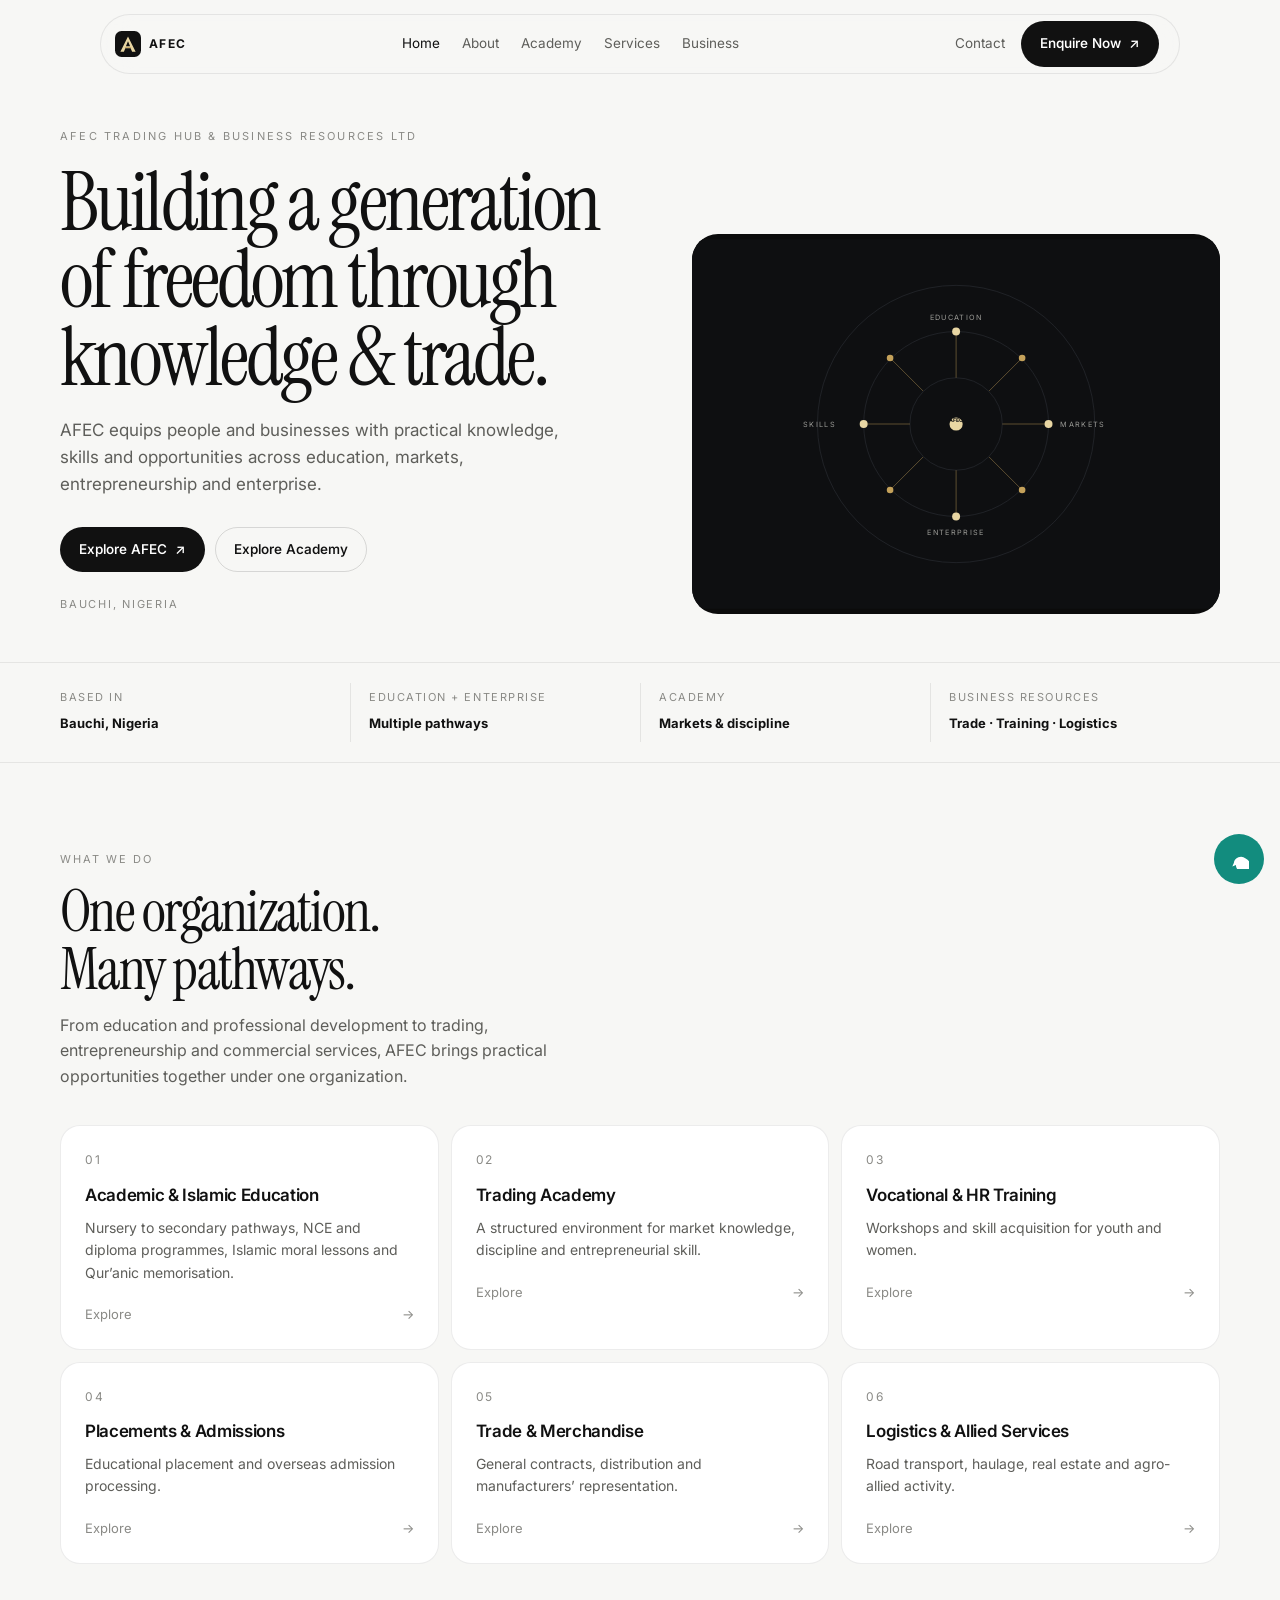
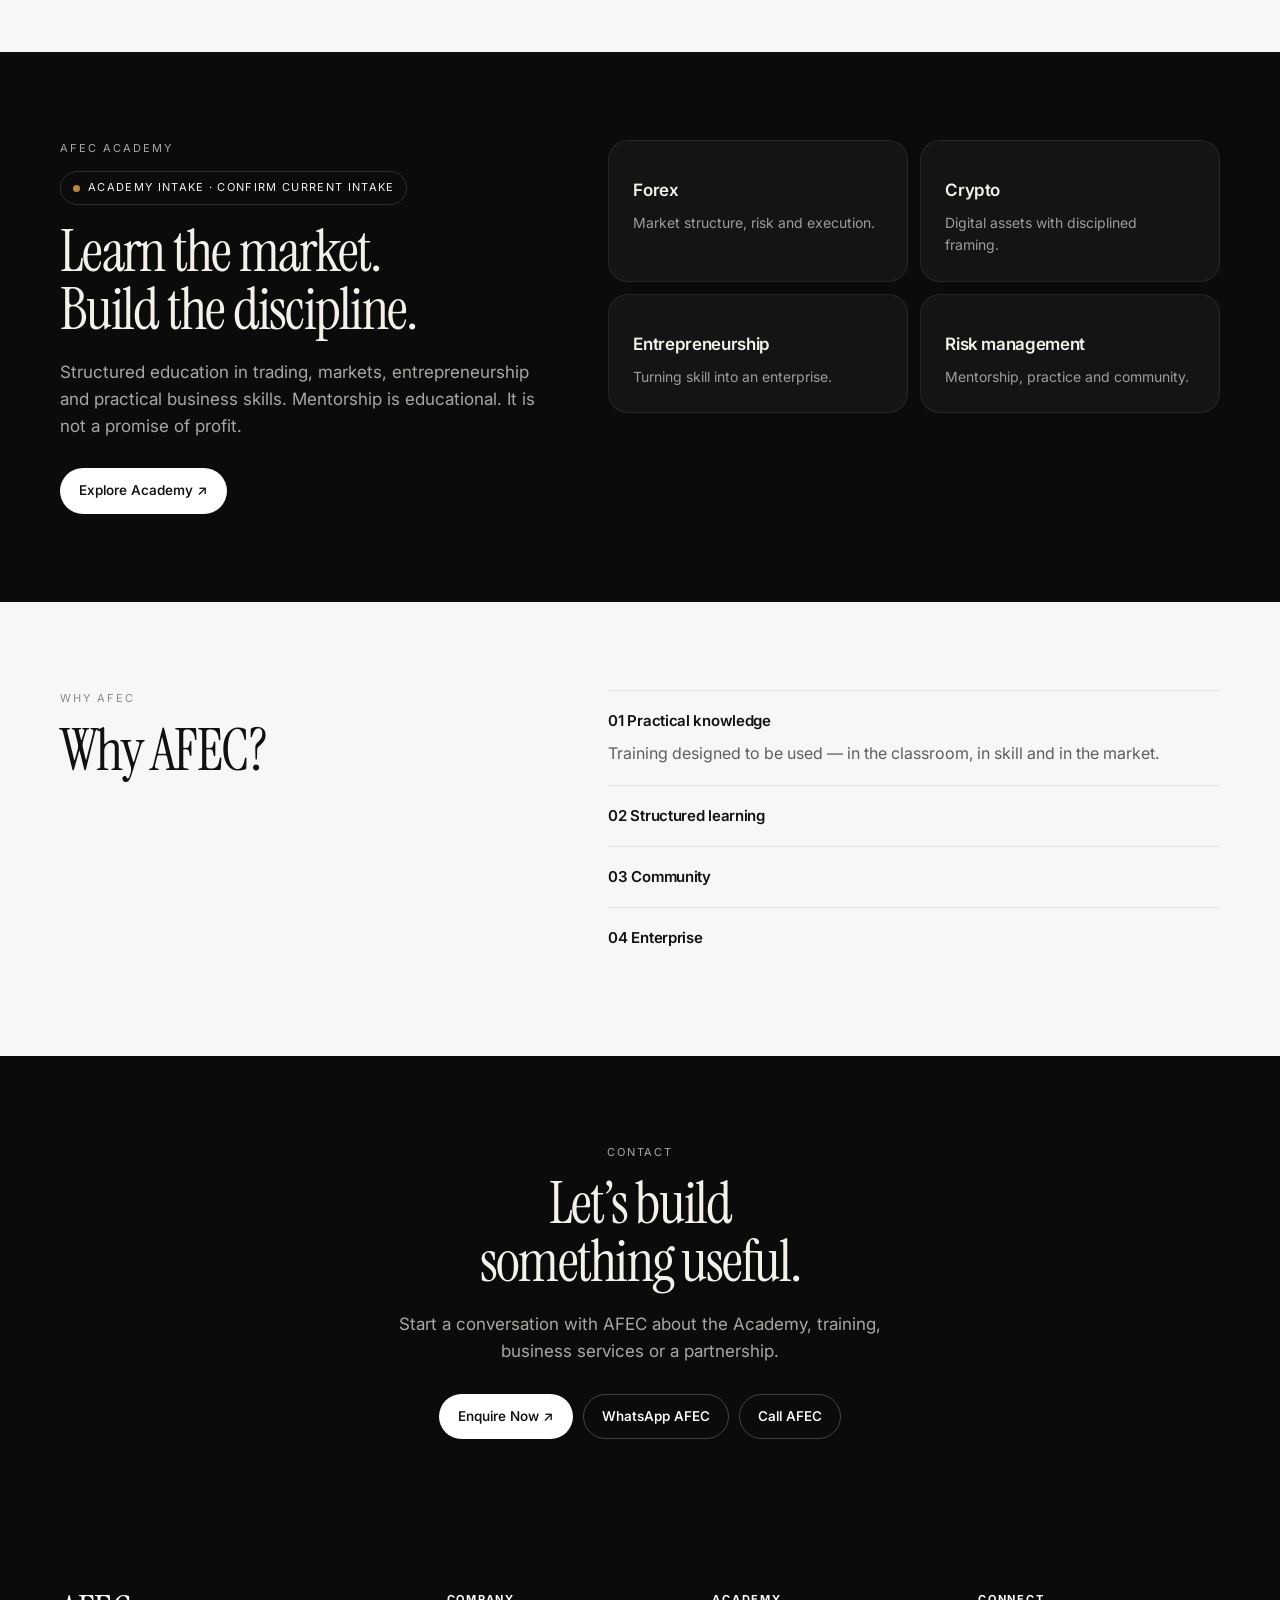
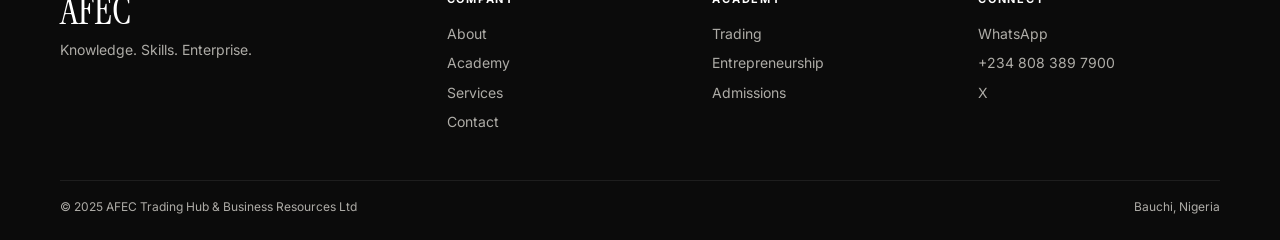
<file: index.html>
<!DOCTYPE html>
<html lang="en">
<head>
  <meta charset="UTF-8" />
  <meta name="viewport" content="width=device-width, initial-scale=1" />
  <title>AFEC Trading Hub & Business Resources Ltd</title>
  <meta name="description" content="Bauchi-based education, training, trading and business-resources company." />
  <link rel="preconnect" href="https://fonts.googleapis.com" />
  <link rel="preconnect" href="https://fonts.gstatic.com" crossorigin />
  <link href="https://fonts.googleapis.com/css2?family=Instrument+Serif&family=Inter:wght@400;500;600;700&display=swap" rel="stylesheet" />
  <link rel="stylesheet" href="/assets/css/style.css" />
  <link rel="icon" href="/assets/img/logo.svg" />
</head>
<body>
  <div class="nav-shell">
    <div class="nav" id="nav">
      <a class="brand" href="/">
        <svg class="brand-mark" viewBox="0 0 80 80" aria-hidden="true"><rect width="80" height="80" rx="20" fill="#111"/><path d="M40 17L63.5 64H52.6L48.2 53H31.8L27.4 64H16.5L40 17Z" fill="#E8D6A3"/><path d="M33.6 46.6h12.8L40 31.2 33.6 46.6Z" fill="#111"/><rect x="30" y="49.2" width="20" height="2" rx="1" fill="#C4A15A"/></svg>
        <b>AFEC</b>
      </a>
      <nav class="nav-links" aria-label="Primary">
        <a class="active" href="/">Home</a>
        <a href="/about">About</a>
        <a href="/academy">Academy</a>
        <a href="/services">Services</a>
        <a href="/business">Business</a>
      </nav>
      <div class="nav-right">
        <a class="contact-link" href="/contact">Contact</a>
        <a class="btn btn-dark" href="/contact">Enquire Now <span class="arr">↗</span></a>
      </div>
      <button class="menu-btn" id="menuBtn" aria-label="Open menu"><svg width="18" height="18" viewBox="0 0 24 24" fill="none" stroke="currentColor" stroke-width="1.6"><path d="M4 7h16M4 12h16M4 17h16"/></svg></button>
    </div>
  </div>
  <div class="drawer" id="drawer">
    <div class="drawer-top"><b>AFEC</b><button class="menu-btn" id="closeBtn" aria-label="Close menu">✕</button></div>
    <nav><a href="/">Home</a><a href="/about">About</a><a href="/academy">Academy</a><a href="/services">Services</a><a href="/business">Business</a><a href="/contact">Contact</a></nav>
    <div class="drawer-foot"><a class="btn btn-dark" href="/contact">Enquire Now ↗</a><a class="btn btn-ghost" href="https://wa.me/2348083897900">WhatsApp AFEC</a></div>
  </div>
  <main>
    <section class="hero"><div class="wrap hero-grid">
      <div>
        <p class="eyebrow">AFEC TRADING HUB & BUSINESS RESOURCES LTD</p>
        <h1>Building a generation<br>of freedom through<br>knowledge & trade.</h1>
        <p class="lead">AFEC equips people and businesses with practical knowledge, skills and opportunities across education, markets, entrepreneurship and enterprise.</p>
        <div class="hero-actions"><a class="btn btn-dark" href="/about">Explore AFEC <span class="arr">↗</span></a><a class="btn btn-ghost" href="/academy">Explore Academy</a></div>
        <div class="hero-meta"><span>Bauchi, Nigeria</span></div>
      </div>
      <div class="hero-visual" aria-hidden="true">
        <svg viewBox="0 0 800 560" xmlns="http://www.w3.org/2000/svg">
          <rect width="800" height="560" fill="#0E0F11"/>
          <g fill="none" stroke="#2A2D33" stroke-width="1">
            <circle cx="400" cy="280" r="70"/>
            <circle cx="400" cy="280" r="140"/>
            <circle cx="400" cy="280" r="210"/>
          </g>
          <g stroke="#C4A15A" stroke-opacity=".55" stroke-width="1.2">
            <line x1="400" y1="140" x2="400" y2="210"/>
            <line x1="400" y1="350" x2="400" y2="420"/>
            <line x1="260" y1="280" x2="330" y2="280"/>
            <line x1="470" y1="280" x2="540" y2="280"/>
            <line x1="300" y1="180" x2="350" y2="230"/>
            <line x1="500" y1="180" x2="450" y2="230"/>
            <line x1="300" y1="380" x2="350" y2="330"/>
            <line x1="500" y1="380" x2="450" y2="330"/>
          </g>
          <circle cx="400" cy="280" r="10" fill="#E8D6A3"/>
          <circle cx="400" cy="140" r="6" fill="#E8D6A3"/>
          <circle cx="400" cy="420" r="6" fill="#E8D6A3"/>
          <circle cx="260" cy="280" r="6" fill="#E8D6A3"/>
          <circle cx="540" cy="280" r="6" fill="#E8D6A3"/>
          <circle cx="300" cy="180" r="5" fill="#C4A15A"/>
          <circle cx="500" cy="180" r="5" fill="#C4A15A"/>
          <circle cx="300" cy="380" r="5" fill="#C4A15A"/>
          <circle cx="500" cy="380" r="5" fill="#C4A15A"/>
          <text x="400" y="277" text-anchor="middle" fill="#111" font-size="8" font-family="Inter,sans-serif" font-weight="700">AFEC</text>
          <text x="400" y="122" text-anchor="middle" fill="#9A9A96" font-size="11" font-family="Inter,sans-serif" letter-spacing="2">EDUCATION</text>
          <text x="400" y="448" text-anchor="middle" fill="#9A9A96" font-size="11" font-family="Inter,sans-serif" letter-spacing="2">ENTERPRISE</text>
          <text x="168" y="284" fill="#9A9A96" font-size="11" font-family="Inter,sans-serif" letter-spacing="2">SKILLS</text>
          <text x="558" y="284" fill="#9A9A96" font-size="11" font-family="Inter,sans-serif" letter-spacing="2">MARKETS</text>
        </svg>
      </div>
    </div></section>
    <div class="trust"><div class="wrap trust-grid">
      <div class="trust-item"><small>Based in</small><b>Bauchi, Nigeria</b></div>
      <div class="trust-item"><small>Education + enterprise</small><b>Multiple pathways</b></div>
      <div class="trust-item"><small>Academy</small><b>Markets & discipline</b></div>
      <div class="trust-item"><small>Business resources</small><b>Trade · Training · Logistics</b></div>
    </div></div>
    <section><div class="wrap">
      <p class="section-kicker">What we do</p>
      <h2>One organization.<br>Many pathways.</h2>
      <p class="section-lead">From education and professional development to trading, entrepreneurship and commercial services, AFEC brings practical opportunities together under one organization.</p>
      <div class="path-grid">
        <a class="card" href="/services"><div class="num">01</div><h3>Academic & Islamic Education</h3><p>Nursery to secondary pathways, NCE and diploma programmes, Islamic moral lessons and Qur’anic memorisation.</p><div class="card-foot"><span>Explore</span><span>→</span></div></a>
        <a class="card" href="/academy"><div class="num">02</div><h3>Trading Academy</h3><p>A structured environment for market knowledge, discipline and entrepreneurial skill.</p><div class="card-foot"><span>Explore</span><span>→</span></div></a>
        <a class="card" href="/services"><div class="num">03</div><h3>Vocational & HR Training</h3><p>Workshops and skill acquisition for youth and women.</p><div class="card-foot"><span>Explore</span><span>→</span></div></a>
        <a class="card" href="/services"><div class="num">04</div><h3>Placements & Admissions</h3><p>Educational placement and overseas admission processing.</p><div class="card-foot"><span>Explore</span><span>→</span></div></a>
        <a class="card" href="/business"><div class="num">05</div><h3>Trade & Merchandise</h3><p>General contracts, distribution and manufacturers’ representation.</p><div class="card-foot"><span>Explore</span><span>→</span></div></a>
        <a class="card" href="/business"><div class="num">06</div><h3>Logistics & Allied Services</h3><p>Road transport, haulage, real estate and agro-allied activity.</p><div class="card-foot"><span>Explore</span><span>→</span></div></a>
      </div>
    </div></section>
    <section class="dark"><div class="wrap split">
      <div>
        <p class="section-kicker">AFEC Academy</p>
        <div class="intake"><i></i> Academy intake · Confirm current intake</div>
        <h2>Learn the market.<br>Build the discipline.</h2>
        <p class="lead">Structured education in trading, markets, entrepreneurship and practical business skills. Mentorship is educational. It is not a promise of profit.</p>
        <div class="hero-actions"><a class="btn btn-dark" href="/academy" style="background:#fff;color:#111">Explore Academy ↗</a></div>
      </div>
      <div class="path-grid" style="grid-template-columns:1fr 1fr">
        <article class="card"><h3>Forex</h3><p>Market structure, risk and execution.</p></article>
        <article class="card"><h3>Crypto</h3><p>Digital assets with disciplined framing.</p></article>
        <article class="card"><h3>Entrepreneurship</h3><p>Turning skill into an enterprise.</p></article>
        <article class="card"><h3>Risk management</h3><p>Mentorship, practice and community.</p></article>
      </div>
    </div></section>
    <section><div class="wrap split">
      <div><p class="section-kicker">Why AFEC</p><h2>Why AFEC?</h2></div>
      <div>
        <article class="principle open"><h3>01 Practical knowledge</h3><p>Training designed to be used — in the classroom, in skill and in the market.</p></article>
        <article class="principle"><h3>02 Structured learning</h3><p>Clear pathways across education, academy and enterprise.</p></article>
        <article class="principle"><h3>03 Community</h3><p>People learning alongside one another, with accountability.</p></article>
        <article class="principle"><h3>04 Enterprise</h3><p>A company that also trades, trains and builds commercial capacity.</p></article>
      </div>
    </div></section>
    <section class="dark"><div class="wrap" style="text-align:center">
      <p class="section-kicker">Contact</p>
      <h2>Let’s build<br>something useful.</h2>
      <p class="lead" style="margin-inline:auto">Start a conversation with AFEC about the Academy, training, business services or a partnership.</p>
      <div class="hero-actions" style="justify-content:center">
        <a class="btn btn-dark" href="/contact" style="background:#fff;color:#111">Enquire Now ↗</a>
        <a class="btn btn-ghost light" href="https://wa.me/2348083897900">WhatsApp AFEC</a>
        <a class="btn btn-ghost light" href="tel:+2348083897900">Call AFEC</a>
      </div>
    </div></section>
  </main>
  <footer class="footer"><div class="wrap">
    <div class="footer-top">
      <div><div class="footer-brand">AFEC</div><p>Knowledge. Skills. Enterprise.</p></div>
      <div><h4>COMPANY</h4><a href="/about">About</a><a href="/academy">Academy</a><a href="/services">Services</a><a href="/contact">Contact</a></div>
      <div><h4>ACADEMY</h4><a href="/academy">Trading</a><a href="/academy/programs">Entrepreneurship</a><a href="/academy/admissions">Admissions</a></div>
      <div><h4>CONNECT</h4><a href="https://wa.me/2348083897900">WhatsApp</a><a href="tel:+2348083897900">+234 808 389 7900</a><a href="https://x.com/AfecTradeHub">X</a></div>
    </div>
    <div class="footer-bot"><span>© 2025 AFEC Trading Hub & Business Resources Ltd</span><span>Bauchi, Nigeria</span></div>
  </div></footer>
  <a class="wa-fab" href="https://wa.me/2348083897900" aria-label="WhatsApp AFEC"><svg width="20" height="20" viewBox="0 0 24 24" fill="currentColor"><path d="M20 11.5A8.5 8.5 0 1 1 8.3 19.3L4 21l1.8-4.2A8.5 8.5 0 0 1 20 11.5Z"/></svg></a>
  <script src="/assets/js/main.js"></script>
</body></html>
</file>
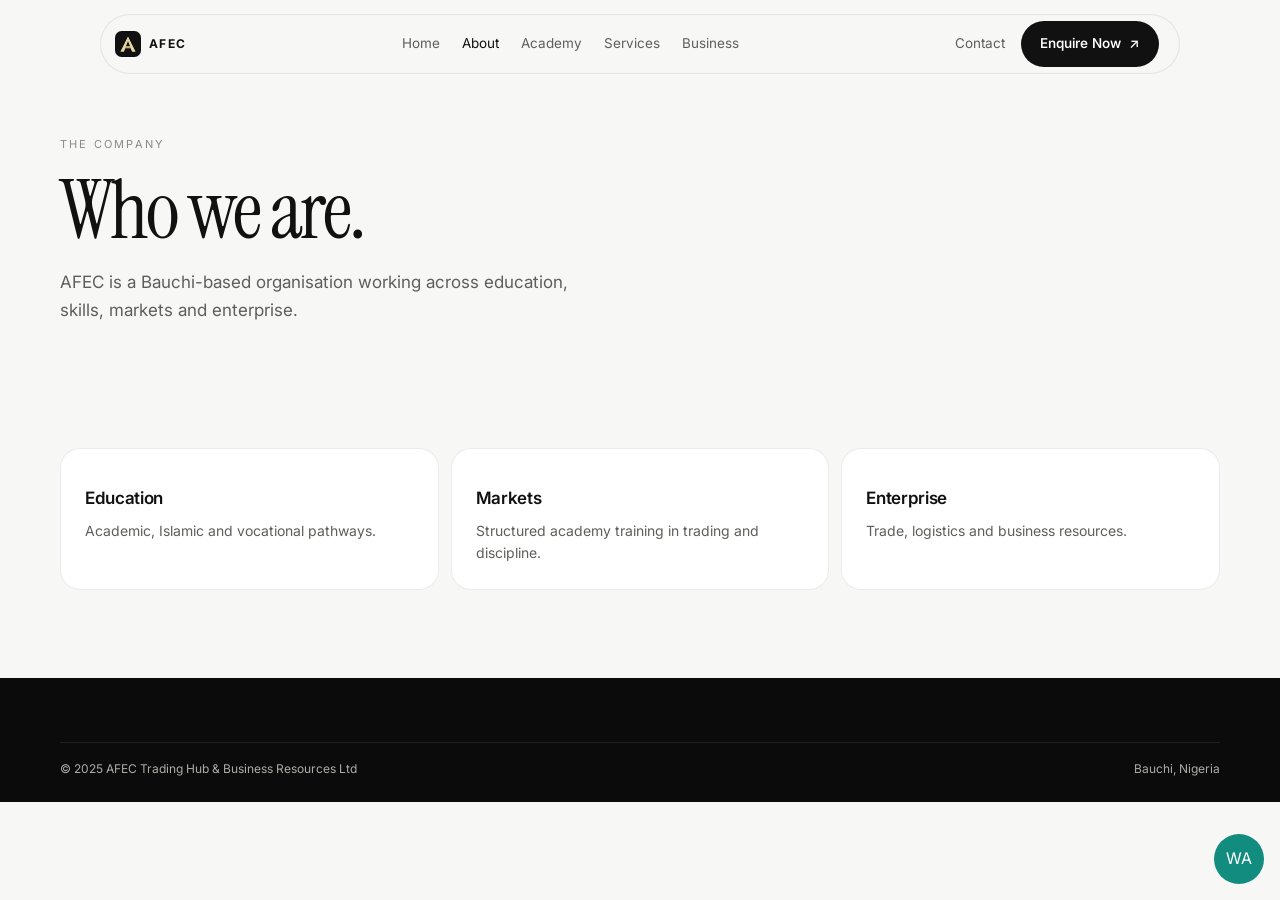
<file: about.html>
<!DOCTYPE html>
<html lang="en">
<head>
<meta charset="UTF-8"/>
<meta name="viewport" content="width=device-width, initial-scale=1"/>
<title>About AFEC</title>
<link href="https://fonts.googleapis.com/css2?family=Instrument+Serif&family=Inter:wght@400;500;600&display=swap" rel="stylesheet"/>
<link rel="stylesheet" href="/assets/css/style.css"/>
<link rel="icon" href="/assets/img/logo.svg"/>
</head>
<body>
<div class="nav-shell"><div class="nav" id="nav">
  <a class="brand" href="/"><svg class="brand-mark" viewBox="0 0 80 80" aria-hidden="true"><rect width="80" height="80" rx="20" fill="#111"/><path d="M40 17L63.5 64H52.6L48.2 53H31.8L27.4 64H16.5L40 17Z" fill="#E8D6A3"/><path d="M33.6 46.6h12.8L40 31.2 33.6 46.6Z" fill="#111"/><rect x="30" y="49.2" width="20" height="2" rx="1" fill="#C4A15A"/></svg><b>AFEC</b></a>
  <nav class="nav-links"><a href="/">Home</a><a class="active" href="/about">About</a><a href="/academy">Academy</a><a href="/services">Services</a><a href="/business">Business</a></nav>
  <div class="nav-right"><a class="contact-link" href="/contact">Contact</a><a class="btn btn-dark" href="/contact">Enquire Now <span class="arr">↗</span></a></div>
  <button class="menu-btn" id="menuBtn" aria-label="Open menu"><svg width="18" height="18" viewBox="0 0 24 24" fill="none" stroke="currentColor" stroke-width="1.6"><path d="M4 7h16M4 12h16M4 17h16"/></svg></button>
</div></div>
<div class="drawer" id="drawer"><div class="drawer-top"><b>AFEC</b><button class="menu-btn" id="closeBtn" aria-label="Close menu">✕</button></div>
<nav><a href="/">Home</a><a href="/about">About</a><a href="/academy">Academy</a><a href="/services">Services</a><a href="/business">Business</a><a href="/contact">Contact</a></nav>
<div class="drawer-foot"><a class="btn btn-dark" href="/contact">Enquire Now ↗</a><a class="btn btn-ghost" href="https://wa.me/2348083897900">WhatsApp AFEC</a></div></div>
<main>
<section class="page-hero"><div class="wrap">
  <p class="eyebrow">The company</p>
  <h1>Who we are.</h1>
  <p class="lead">AFEC is a Bauchi-based organisation working across education, skills, markets and enterprise.</p>
</div></section>
<section><div class="wrap path-grid">
  <article class="card"><h3>Education</h3><p>Academic, Islamic and vocational pathways.</p></article>
  <article class="card"><h3>Markets</h3><p>Structured academy training in trading and discipline.</p></article>
  <article class="card"><h3>Enterprise</h3><p>Trade, logistics and business resources.</p></article>
</div></section>
</main>
<footer class="footer"><div class="wrap"><div class="footer-bot"><span>© 2025 AFEC Trading Hub &amp; Business Resources Ltd</span><span>Bauchi, Nigeria</span></div></div></footer>
<a class="wa-fab" href="https://wa.me/2348083897900" aria-label="WhatsApp AFEC">WA</a>
<script src="/assets/js/main.js"></script>
</body></html>
</file>
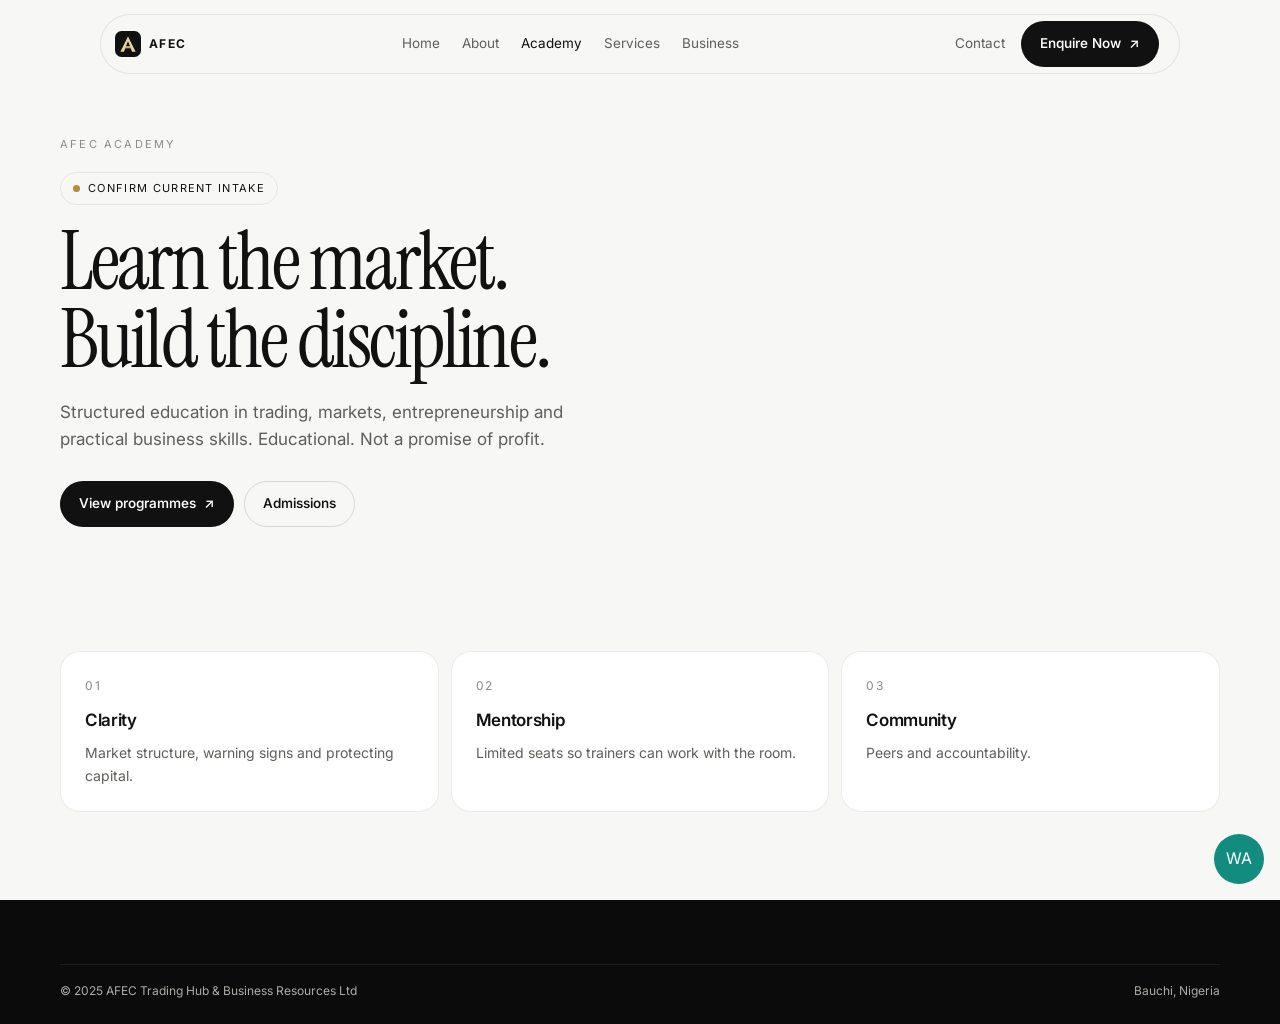
<file: academy.html>
<!DOCTYPE html>
<html lang="en">
<head>
<meta charset="UTF-8"/>
<meta name="viewport" content="width=device-width, initial-scale=1"/>
<title>Academy — AFEC</title>
<link href="https://fonts.googleapis.com/css2?family=Instrument+Serif&family=Inter:wght@400;500;600&display=swap" rel="stylesheet"/>
<link rel="stylesheet" href="/assets/css/style.css"/>
<link rel="icon" href="/assets/img/logo.svg"/>
</head>
<body>
<div class="nav-shell"><div class="nav" id="nav">
  <a class="brand" href="/"><svg class="brand-mark" viewBox="0 0 80 80" aria-hidden="true"><rect width="80" height="80" rx="20" fill="#111"/><path d="M40 17L63.5 64H52.6L48.2 53H31.8L27.4 64H16.5L40 17Z" fill="#E8D6A3"/><path d="M33.6 46.6h12.8L40 31.2 33.6 46.6Z" fill="#111"/><rect x="30" y="49.2" width="20" height="2" rx="1" fill="#C4A15A"/></svg><b>AFEC</b></a>
  <nav class="nav-links"><a href="/">Home</a><a href="/about">About</a><a class="active" href="/academy">Academy</a><a href="/services">Services</a><a href="/business">Business</a></nav>
  <div class="nav-right"><a class="contact-link" href="/contact">Contact</a><a class="btn btn-dark" href="/contact">Enquire Now <span class="arr">↗</span></a></div>
  <button class="menu-btn" id="menuBtn" aria-label="Open menu"><svg width="18" height="18" viewBox="0 0 24 24" fill="none" stroke="currentColor" stroke-width="1.6"><path d="M4 7h16M4 12h16M4 17h16"/></svg></button>
</div></div>
<div class="drawer" id="drawer"><div class="drawer-top"><b>AFEC</b><button class="menu-btn" id="closeBtn" aria-label="Close menu">✕</button></div>
<nav><a href="/">Home</a><a href="/about">About</a><a href="/academy">Academy</a><a href="/services">Services</a><a href="/business">Business</a><a href="/contact">Contact</a></nav>
<div class="drawer-foot"><a class="btn btn-dark" href="/contact">Enquire Now ↗</a><a class="btn btn-ghost" href="https://wa.me/2348083897900">WhatsApp AFEC</a></div></div>
<main>
<section class="page-hero"><div class="wrap">
  <p class="eyebrow">AFEC Academy</p>
  <div class="intake" style="border-color:var(--line);color:var(--ink)"><i></i> Confirm current intake</div>
  <h1>Learn the market.<br>Build the discipline.</h1>
  <p class="lead">Structured education in trading, markets, entrepreneurship and practical business skills. Educational. Not a promise of profit.</p>
  <div class="hero-actions">
    <a class="btn btn-dark" href="/academy/programs">View programmes <span class="arr">↗</span></a>
    <a class="btn btn-ghost" href="/academy/admissions">Admissions</a>
  </div>
</div></section>
<section><div class="wrap path-grid">
  <article class="card"><div class="num">01</div><h3>Clarity</h3><p>Market structure, warning signs and protecting capital.</p></article>
  <article class="card"><div class="num">02</div><h3>Mentorship</h3><p>Limited seats so trainers can work with the room.</p></article>
  <article class="card"><div class="num">03</div><h3>Community</h3><p>Peers and accountability.</p></article>
</div></section>
</main>
<footer class="footer"><div class="wrap"><div class="footer-bot"><span>© 2025 AFEC Trading Hub &amp; Business Resources Ltd</span><span>Bauchi, Nigeria</span></div></div></footer>
<a class="wa-fab" href="https://wa.me/2348083897900" aria-label="WhatsApp AFEC">WA</a>
<script src="/assets/js/main.js"></script>
</body></html>
</file>
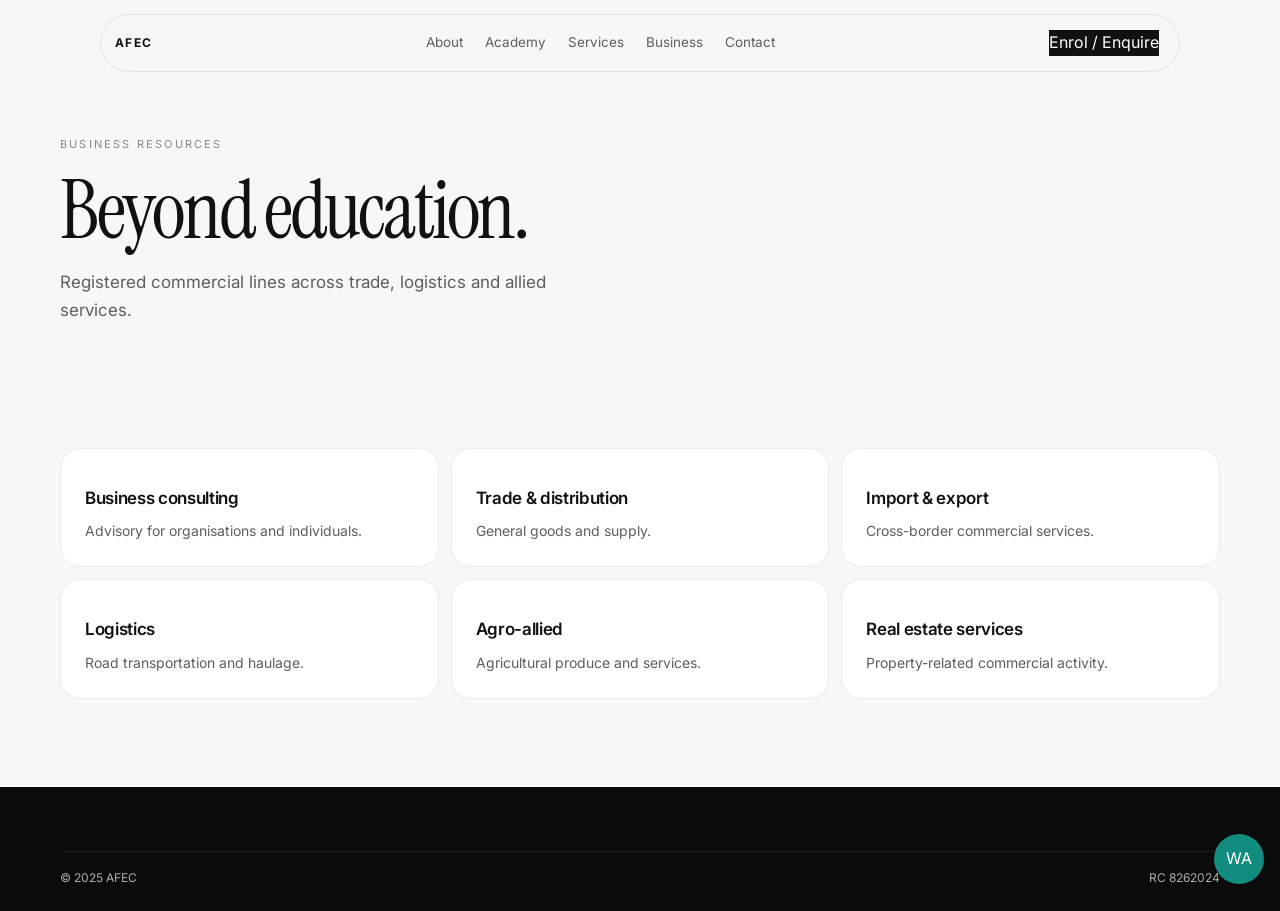
<file: business.html>
<!DOCTYPE html>
<html lang="en">
<head>
<meta charset="UTF-8"/><meta name="viewport" content="width=device-width, initial-scale=1"/>
<title>Business Resources — AFEC</title>
<link href="https://fonts.googleapis.com/css2?family=Instrument+Serif&family=Inter:wght@400;500;600&display=swap" rel="stylesheet"/>
<link rel="stylesheet" href="/assets/css/style.css"/>
</head>
<body>
<div class="nav-shell"><div class="nav" id="nav"><a class="brand" href="/"><b>AFEC</b></a><nav class="nav-links"><a href="/about">About</a><a href="/academy">Academy</a><a href="/services">Services</a><a href="/business">Business</a><a href="/contact">Contact</a></nav><a class="nav-cta" href="/contact">Enrol / Enquire</a><button class="menu-btn" id="menuBtn">Menu</button></div></div>
<div class="drawer" id="drawer"><div class="drawer-top"><b>AFEC</b><button class="menu-btn" id="closeBtn">Close</button></div><nav><a href="/">Home</a><a href="/about">About</a><a href="/academy">Academy</a><a href="/services">Services</a><a href="/business">Business</a><a href="/contact">Contact</a></nav></div>
<main>
<section class="page-hero"><div class="wrap"><p class="eyebrow">Business resources</p><h1>Beyond education.</h1><p class="lead">Registered commercial lines across trade, logistics and allied services.</p></div></section>
<section><div class="wrap biz-grid">
<article class="card"><h3>Business consulting</h3><p>Advisory for organisations and individuals.</p></article>
<article class="card"><h3>Trade &amp; distribution</h3><p>General goods and supply.</p></article>
<article class="card"><h3>Import &amp; export</h3><p>Cross-border commercial services.</p></article>
<article class="card"><h3>Logistics</h3><p>Road transportation and haulage.</p></article>
<article class="card"><h3>Agro-allied</h3><p>Agricultural produce and services.</p></article>
<article class="card"><h3>Real estate services</h3><p>Property-related commercial activity.</p></article>
</div></section>
</main>
<footer class="footer"><div class="wrap footer-bot"><span>© 2025 AFEC</span><span>RC 8262024</span></div></footer>
<a class="wa-fab" href="https://wa.me/2349017909577" aria-label="WhatsApp">WA</a>
<script src="/assets/js/main.js"></script>
</body></html>
</file>
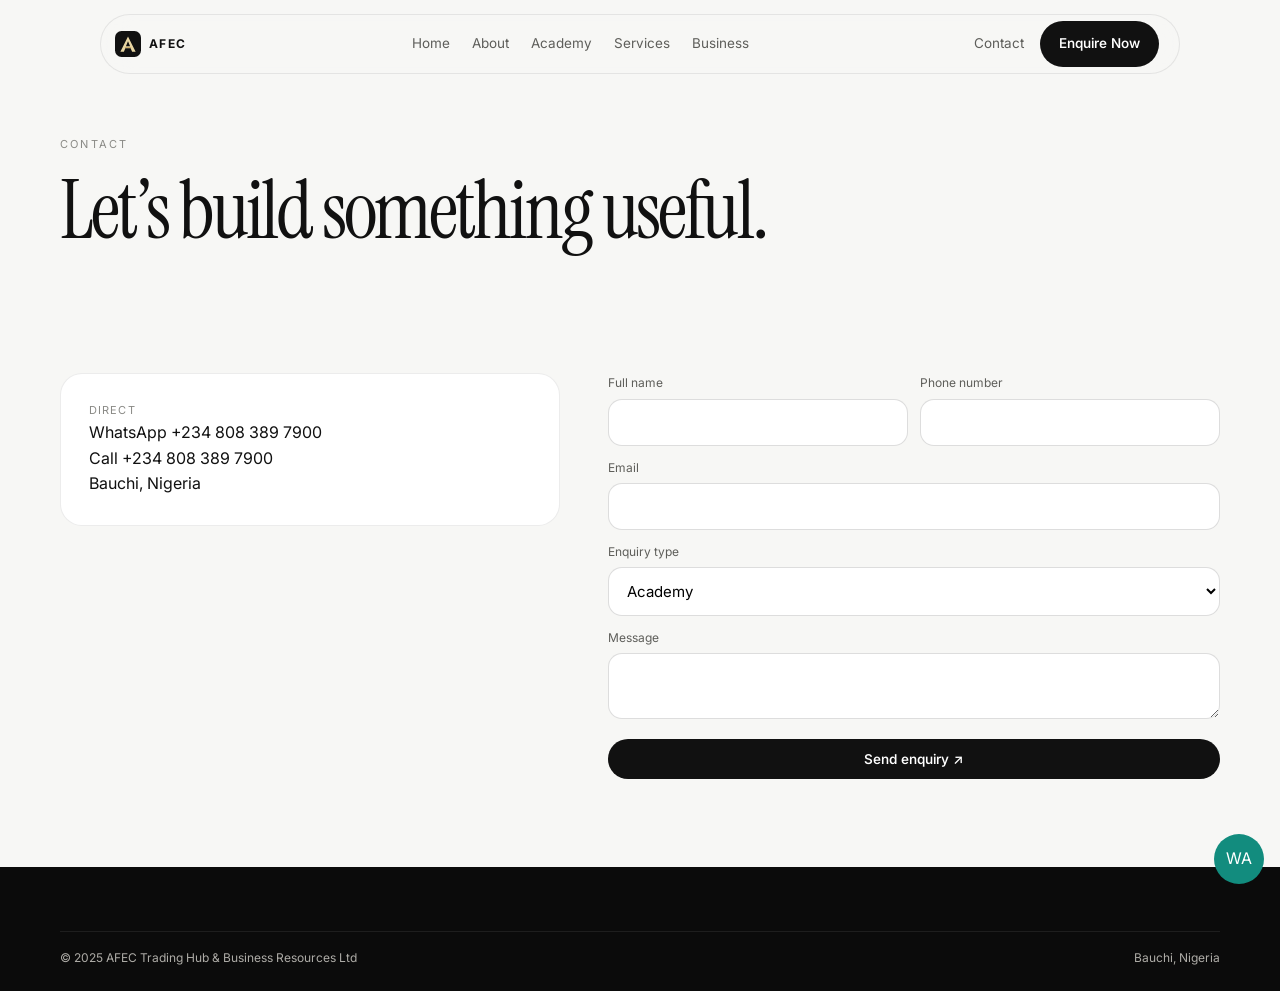
<file: contact.html>
<!DOCTYPE html>
<html lang="en">
<head>
<meta charset="UTF-8"/><meta name="viewport" content="width=device-width, initial-scale=1"/>
<title>Contact AFEC</title>
<link href="https://fonts.googleapis.com/css2?family=Instrument+Serif&family=Inter:wght@400;500;600&display=swap" rel="stylesheet"/>
<link rel="stylesheet" href="/assets/css/style.css"/>
<link rel="icon" href="/assets/img/logo.svg"/>
</head>
<body>
<div class="nav-shell"><div class="nav" id="nav">
<a class="brand" href="/"><svg class="brand-mark" viewBox="0 0 80 80" aria-hidden="true"><rect width="80" height="80" rx="20" fill="#111"/><path d="M40 17L63.5 64H52.6L48.2 53H31.8L27.4 64H16.5L40 17Z" fill="#E8D6A3"/><path d="M33.6 46.6h12.8L40 31.2 33.6 46.6Z" fill="#111"/><rect x="30" y="49.2" width="20" height="2" rx="1" fill="#C4A15A"/></svg><b>AFEC</b></a>
<nav class="nav-links"><a href="/">Home</a><a href="/about">About</a><a href="/academy">Academy</a><a href="/services">Services</a><a href="/business">Business</a></nav>
<div class="nav-right"><a class="contact-link" href="/contact">Contact</a><a class="btn btn-dark" href="/contact">Enquire Now</a></div>
<button class="menu-btn" id="menuBtn" aria-label="Open menu">Menu</button>
</div></div>
<div class="drawer" id="drawer"><div class="drawer-top"><b>AFEC</b><button class="menu-btn" id="closeBtn">Close</button></div>
<nav><a href="/">Home</a><a href="/about">About</a><a href="/academy">Academy</a><a href="/services">Services</a><a href="/business">Business</a><a href="/contact">Contact</a></nav>
<div class="drawer-foot"><a class="btn btn-dark" href="/contact">Enquire Now</a><a class="btn btn-ghost" href="https://wa.me/2348083897900">WhatsApp AFEC</a></div></div>
<main>
<section class="page-hero"><div class="wrap"><p class="eyebrow">Contact</p><h1>Let’s build something useful.</h1></div></section>
<section><div class="wrap split">
<div class="loc-card">
<p class="note">Direct</p>
<p><a href="https://wa.me/2348083897900">WhatsApp +234 808 389 7900</a></p>
<p><a href="tel:+2348083897900">Call +234 808 389 7900</a></p>
<p>Bauchi, Nigeria</p>
</div>
<div>
<form class="form" id="enquiry-form">
<div class="form-row"><div><label for="name">Full name</label><input id="name" name="name" required/></div><div><label for="phone">Phone number</label><input id="phone" name="phone" required/></div></div>
<div><label for="email">Email</label><input id="email" name="email" type="email"/></div>
<div><label for="interest">Enquiry type</label><select id="interest" name="interest"><option>Academy</option><option>Education</option><option>Training</option><option>Business</option><option>Trade</option><option>Partnership</option><option>General</option></select></div>
<div><label for="message">Message</label><textarea id="message" name="message"></textarea></div>
<button class="btn btn-dark" type="submit">Send enquiry ↗</button>
</form>
<div class="success" id="enquiry-success"><h3>Message received.</h3><p>AFEC will get back to you through the contact information provided. WhatsApp will open so you can send the same note on the official line.</p></div>
</div>
</div></section>
</main>
<footer class="footer"><div class="wrap footer-bot"><span>© 2025 AFEC Trading Hub & Business Resources Ltd</span><span>Bauchi, Nigeria</span></div></footer>
<a class="wa-fab" href="https://wa.me/2348083897900" aria-label="WhatsApp AFEC">WA</a>
<script src="/assets/js/main.js"></script>
</body></html>
</file>
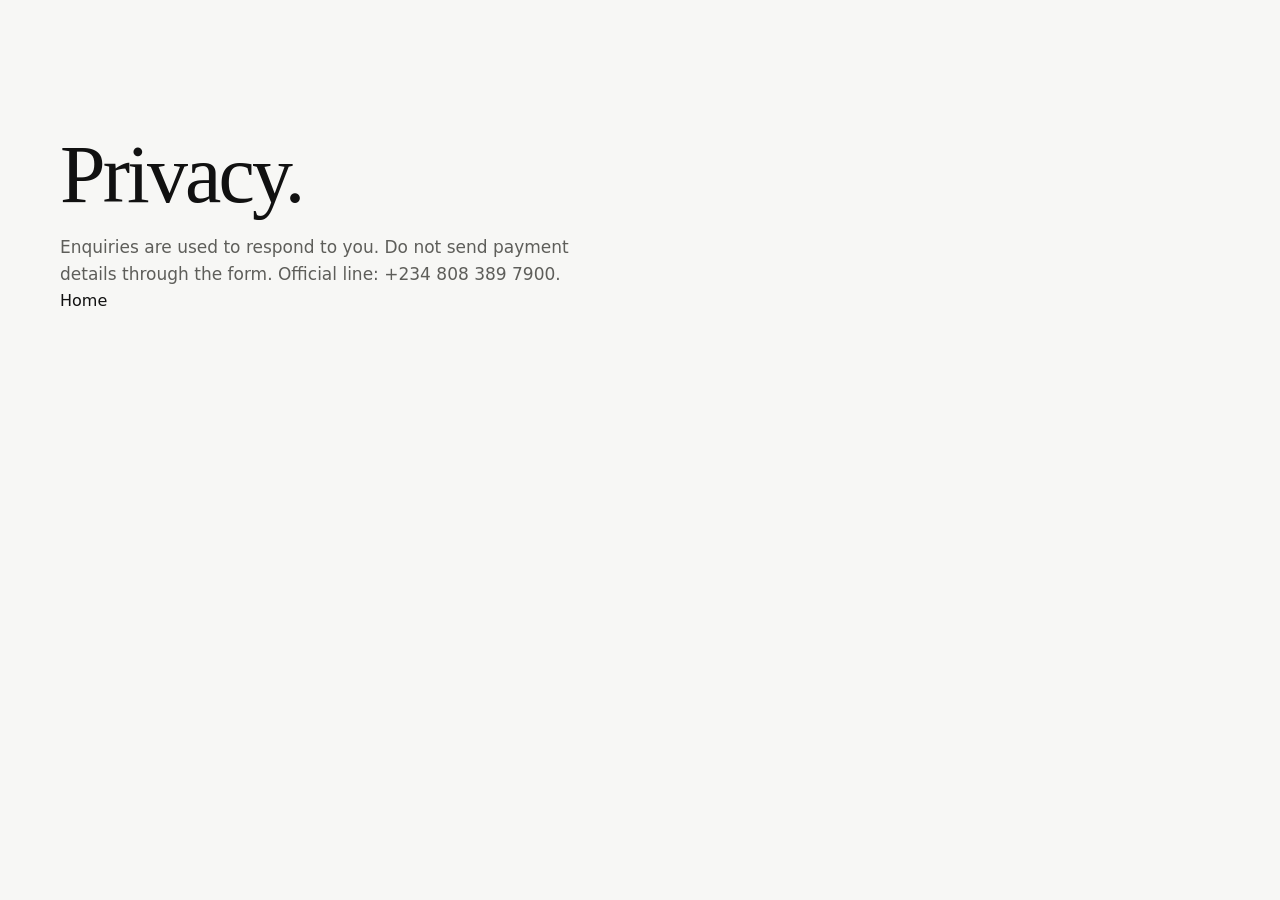
<file: privacy.html>
<!DOCTYPE html><html lang="en"><head><meta charset="UTF-8"/><meta name="viewport" content="width=device-width,initial-scale=1"/><title>Privacy — AFEC</title><link rel="stylesheet" href="/assets/css/style.css"/></head><body><section class="page-hero"><div class="wrap"><h1>Privacy.</h1><p class="lead">Enquiries are used to respond to you. Do not send payment details through the form. Official line: +234 808 389 7900.</p><p><a href="/">Home</a></p></div></section></body></html>
</file>
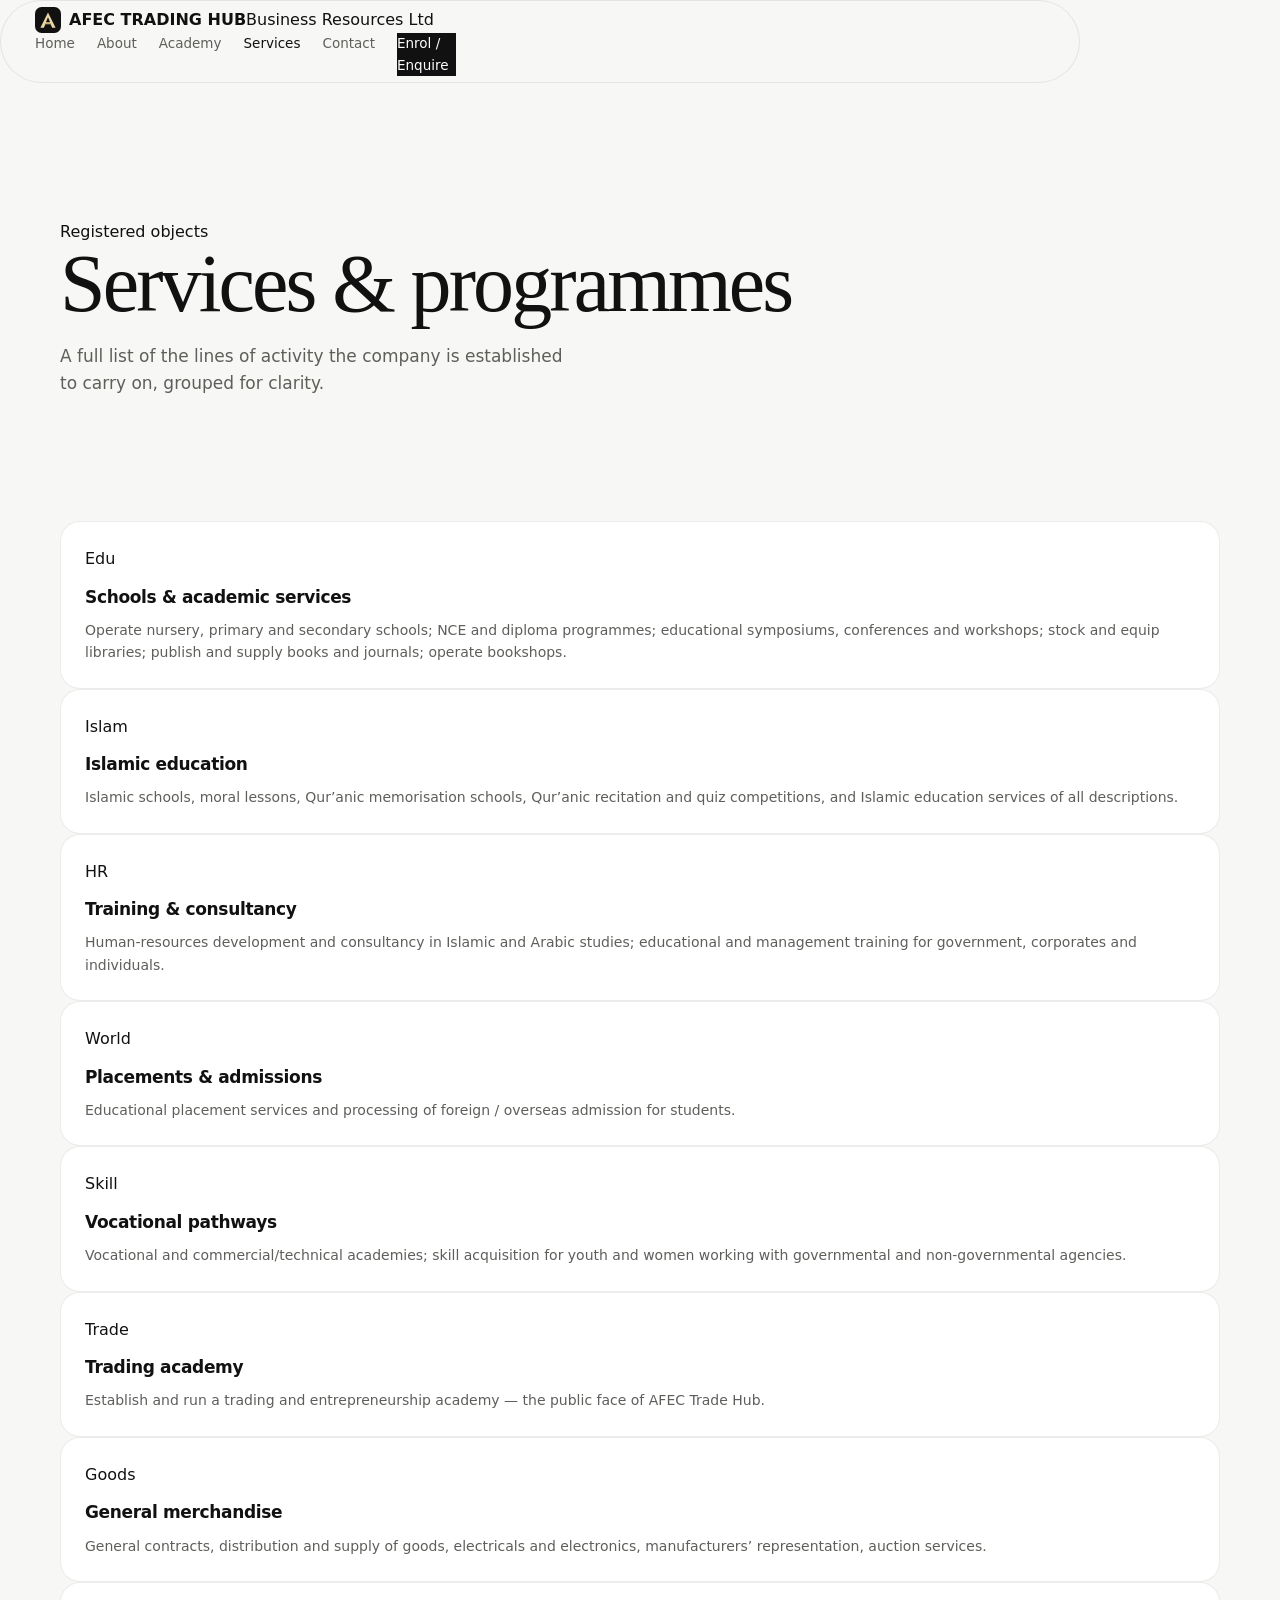
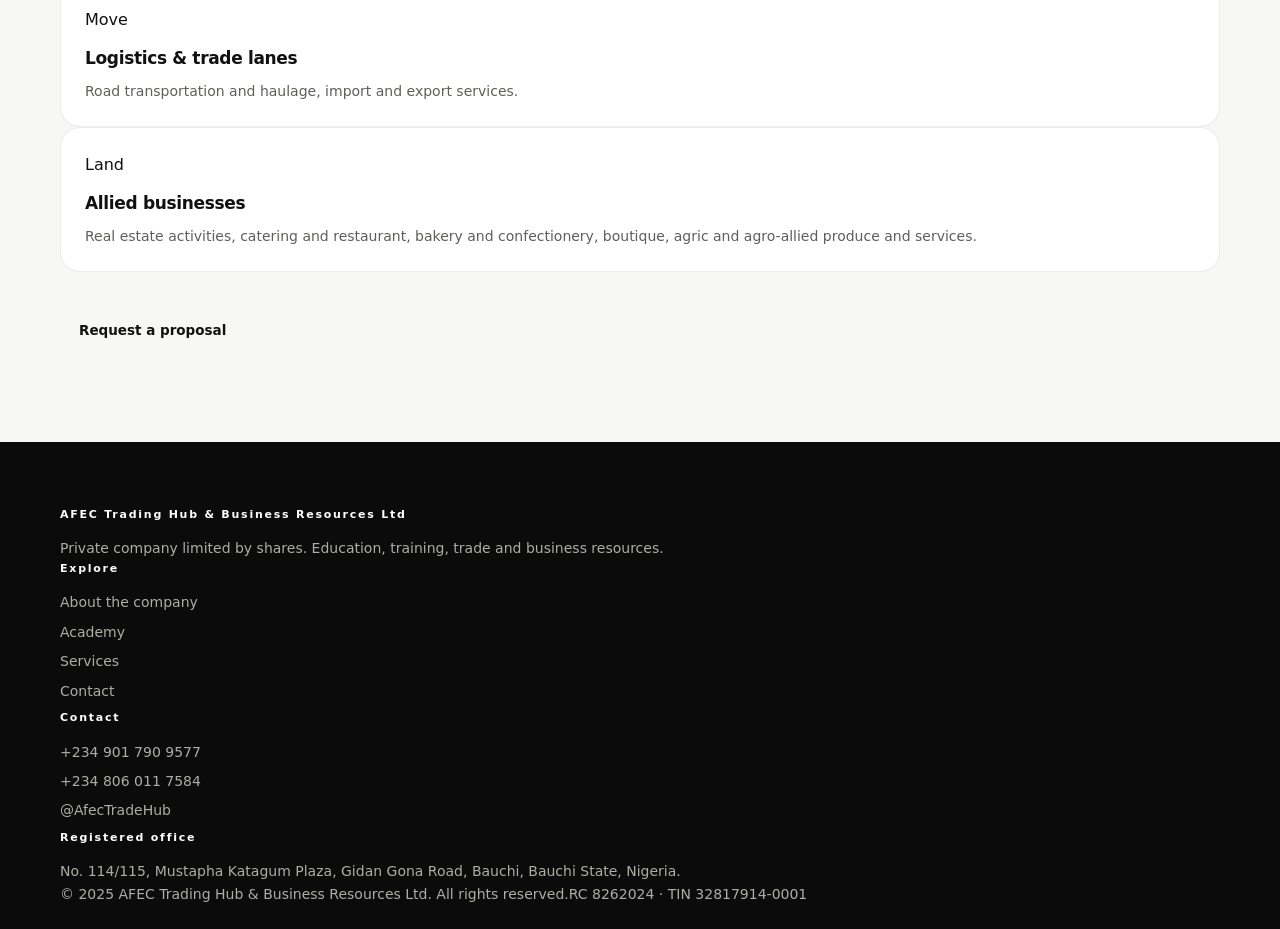
<file: services.html>
<!DOCTYPE html>
<html lang="en">
<head>
  <meta charset="UTF-8" />
  <meta name="viewport" content="width=device-width, initial-scale=1.0" />
  <title>Services — AFEC Trading Hub &amp; Business Resources Ltd</title>
  <link rel="preconnect" href="https://fonts.googleapis.com" />
  <link rel="preconnect" href="https://fonts.gstatic.com" crossorigin />
  <link href="https://fonts.googleapis.com/css2?family=Outfit:wght@300;400;500;600;700&family=Playfair+Display:wght@500;600;700&display=swap" rel="stylesheet" />
  <link rel="stylesheet" href="assets/css/style.css" />
  <link rel="icon" href="assets/img/logo.svg" />
</head>
<body>
  <header class="nav">
    <div class="wrap nav-inner">
      <a class="brand" href="index.html"><img class="brand-mark" src="assets/img/logo.svg" alt="AFEC logo" /><span class="brand-text"><strong>AFEC TRADING HUB</strong><span>Business Resources Ltd</span></span></a>
      <nav class="nav-links">
        <a href="index.html">Home</a>
        <a href="about.html">About</a>
        <a href="academy.html">Academy</a>
        <a class="active" href="services.html">Services</a>
        <a href="contact.html">Contact</a>
        <a class="nav-cta" href="contact.html">Enrol / Enquire</a>
      </nav>
      <button class="menu-btn" aria-label="Menu">☰</button>
    </div>
  </header>
  <div class="page-hero"><div class="wrap"><p class="kicker">Registered objects</p><h1>Services &amp; programmes</h1><p class="lead">A full list of the lines of activity the company is established to carry on, grouped for clarity.</p></div></div>
  <section>
    <div class="wrap">
      <div class="cards">
        <article class="card"><div class="icon">Edu</div><h3>Schools &amp; academic services</h3><p>Operate nursery, primary and secondary schools; NCE and diploma programmes; educational symposiums, conferences and workshops; stock and equip libraries; publish and supply books and journals; operate bookshops.</p></article>
        <article class="card"><div class="icon">Islam</div><h3>Islamic education</h3><p>Islamic schools, moral lessons, Qur’anic memorisation schools, Qur’anic recitation and quiz competitions, and Islamic education services of all descriptions.</p></article>
        <article class="card"><div class="icon">HR</div><h3>Training &amp; consultancy</h3><p>Human-resources development and consultancy in Islamic and Arabic studies; educational and management training for government, corporates and individuals.</p></article>
        <article class="card"><div class="icon">World</div><h3>Placements &amp; admissions</h3><p>Educational placement services and processing of foreign / overseas admission for students.</p></article>
        <article class="card"><div class="icon">Skill</div><h3>Vocational pathways</h3><p>Vocational and commercial/technical academies; skill acquisition for youth and women working with governmental and non-governmental agencies.</p></article>
        <article class="card"><div class="icon">Trade</div><h3>Trading academy</h3><p>Establish and run a trading and entrepreneurship academy — the public face of AFEC Trade Hub.</p></article>
        <article class="card"><div class="icon">Goods</div><h3>General merchandise</h3><p>General contracts, distribution and supply of goods, electricals and electronics, manufacturers’ representation, auction services.</p></article>
        <article class="card"><div class="icon">Move</div><h3>Logistics &amp; trade lanes</h3><p>Road transportation and haulage, import and export services.</p></article>
        <article class="card"><div class="icon">Land</div><h3>Allied businesses</h3><p>Real estate activities, catering and restaurant, bakery and confectionery, boutique, agric and agro-allied produce and services.</p></article>
      </div>
      <div class="hero-actions" style="margin-top:36px"><a class="btn btn-gold" href="contact.html">Request a proposal</a></div>
    </div>
  </section>
  <footer class="footer"><div class="wrap"><div class="footer-grid"><div><h4>AFEC Trading Hub &amp; Business Resources Ltd</h4><p>Private company limited by shares. Education, training, trade and business resources.</p></div><div><h4>Explore</h4><a href="about.html">About the company</a><a href="academy.html">Academy</a><a href="services.html">Services</a><a href="contact.html">Contact</a></div><div><h4>Contact</h4><a href="tel:+2349017909577">+234 901 790 9577</a><a href="tel:+2348060117584">+234 806 011 7584</a><a href="https://x.com/AfecTradeHub" target="_blank" rel="noopener">@AfecTradeHub</a></div><div><h4>Registered office</h4><p>No. 114/115, Mustapha Katagum Plaza, Gidan Gona Road, Bauchi, Bauchi State, Nigeria.</p></div></div><div class="legal"><span>© 2025 AFEC Trading Hub &amp; Business Resources Ltd. All rights reserved.</span><span>RC 8262024 · TIN 32817914-0001</span></div></div></footer>
  <script src="assets/js/main.js"></script>
</body>
</html>
</file>
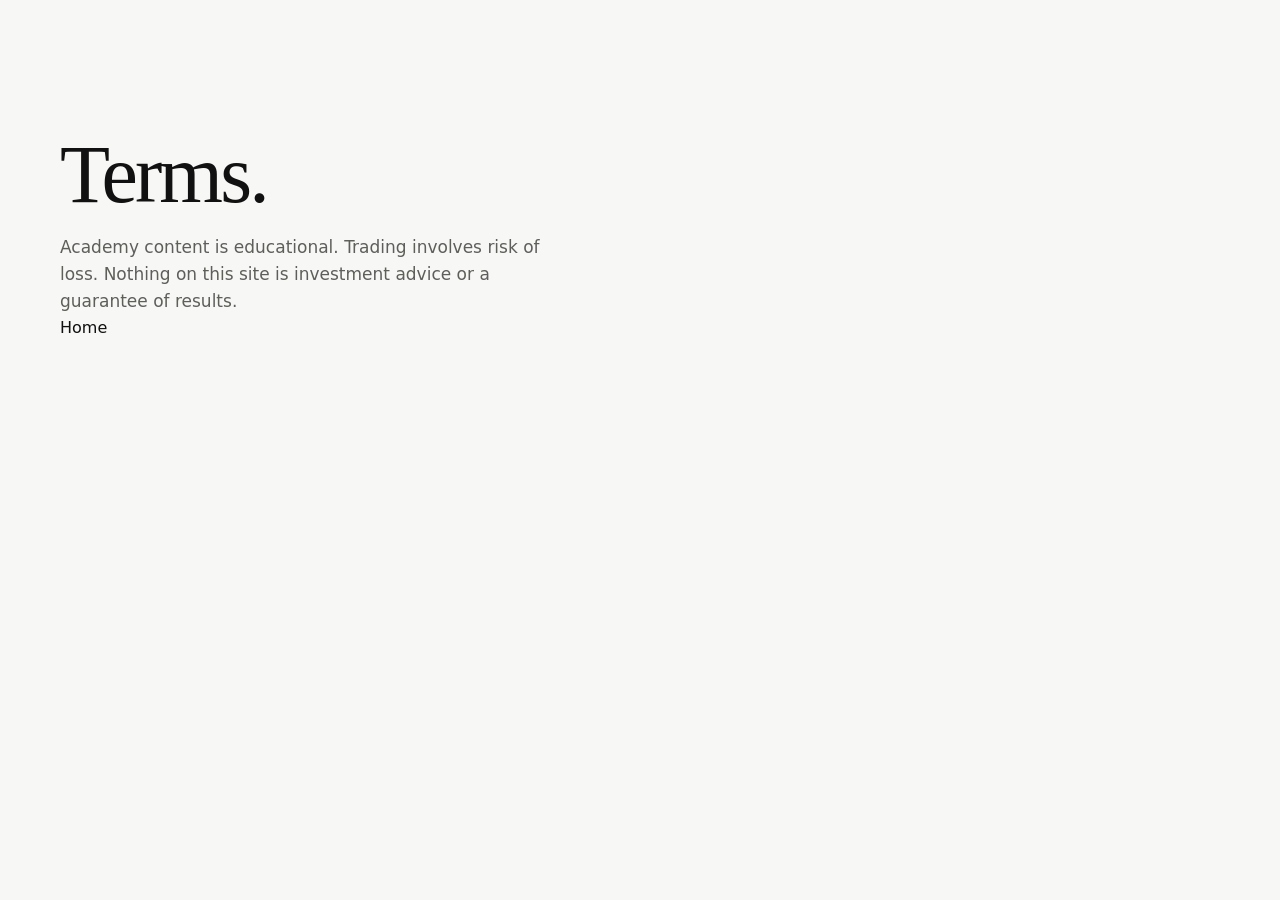
<file: terms.html>
<!DOCTYPE html><html lang="en"><head><meta charset="UTF-8"/><meta name="viewport" content="width=device-width,initial-scale=1"/><title>Terms — AFEC</title><link rel="stylesheet" href="/assets/css/style.css"/></head><body><section class="page-hero"><div class="wrap"><h1>Terms.</h1><p class="lead">Academy content is educational. Trading involves risk of loss. Nothing on this site is investment advice or a guarantee of results.</p><p><a href="/">Home</a></p></div></section></body></html>
</file>
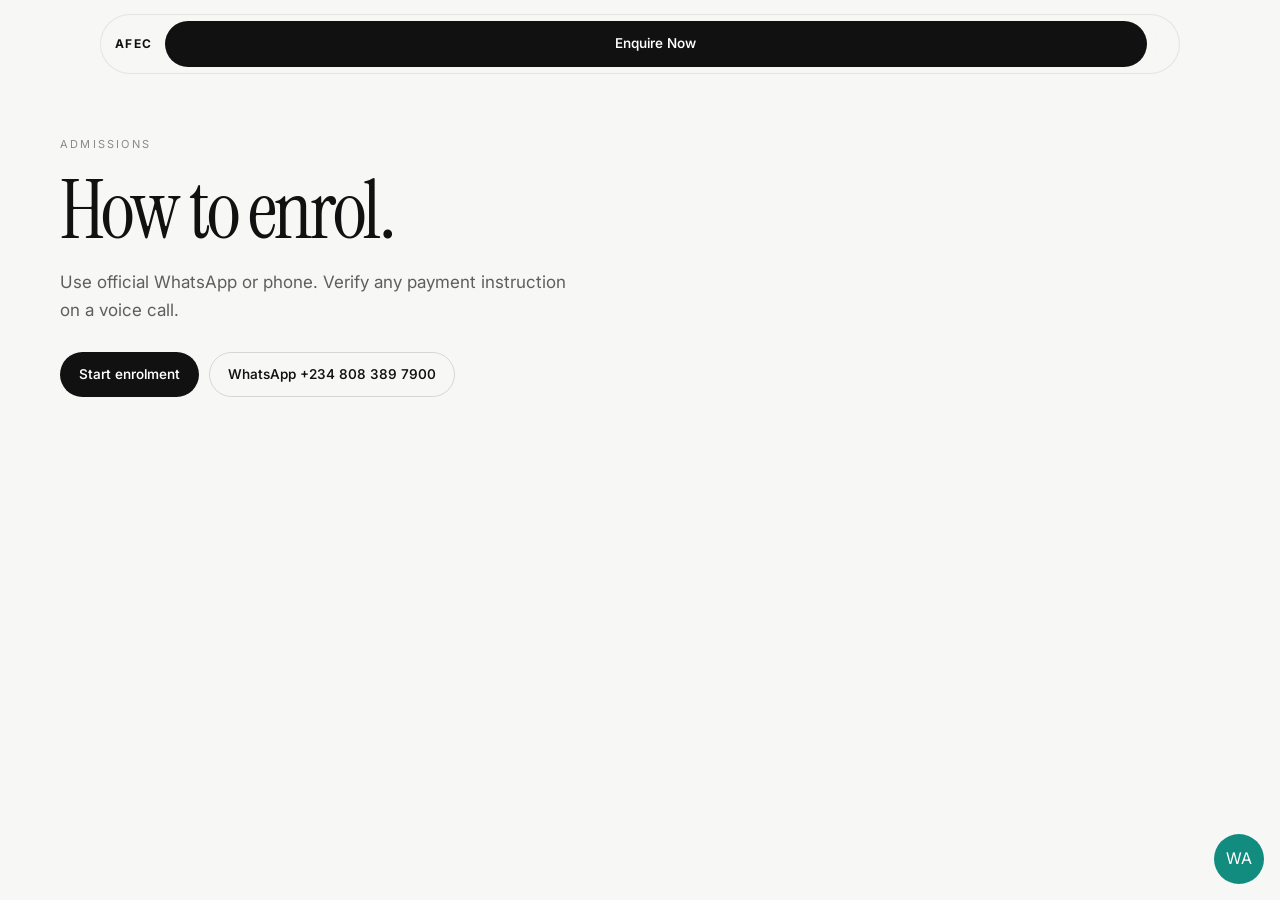
<file: academy/admissions.html>
<!DOCTYPE html>
<html lang="en"><head><meta charset="UTF-8"/><meta name="viewport" content="width=device-width, initial-scale=1"/><title>Admissions — AFEC Academy</title><link href="https://fonts.googleapis.com/css2?family=Instrument+Serif&family=Inter:wght@400;500;600&display=swap" rel="stylesheet"/><link rel="stylesheet" href="/assets/css/style.css"/><link rel="icon" href="/assets/img/logo.svg"/></head>
<body>
<div class="nav-shell"><div class="nav" id="nav"><a class="brand" href="/"><b>AFEC</b></a><a class="btn btn-dark" href="/contact">Enquire Now</a><button class="menu-btn" id="menuBtn">Menu</button></div></div>
<div class="drawer" id="drawer"><div class="drawer-top"><b>AFEC</b><button class="menu-btn" id="closeBtn">Close</button></div><nav><a href="/">Home</a><a href="/academy">Academy</a><a href="/contact">Contact</a></nav></div>
<main><section class="page-hero"><div class="wrap"><p class="eyebrow">Admissions</p><h1>How to enrol.</h1><p class="lead">Use official WhatsApp or phone. Verify any payment instruction on a voice call.</p><div class="hero-actions"><a class="btn btn-dark" href="/contact">Start enrolment</a><a class="btn btn-ghost" href="https://wa.me/2348083897900">WhatsApp +234 808 389 7900</a></div></div></section></main>
<a class="wa-fab" href="https://wa.me/2348083897900" aria-label="WhatsApp AFEC">WA</a>
<script src="/assets/js/main.js"></script>
</body></html>
</file>
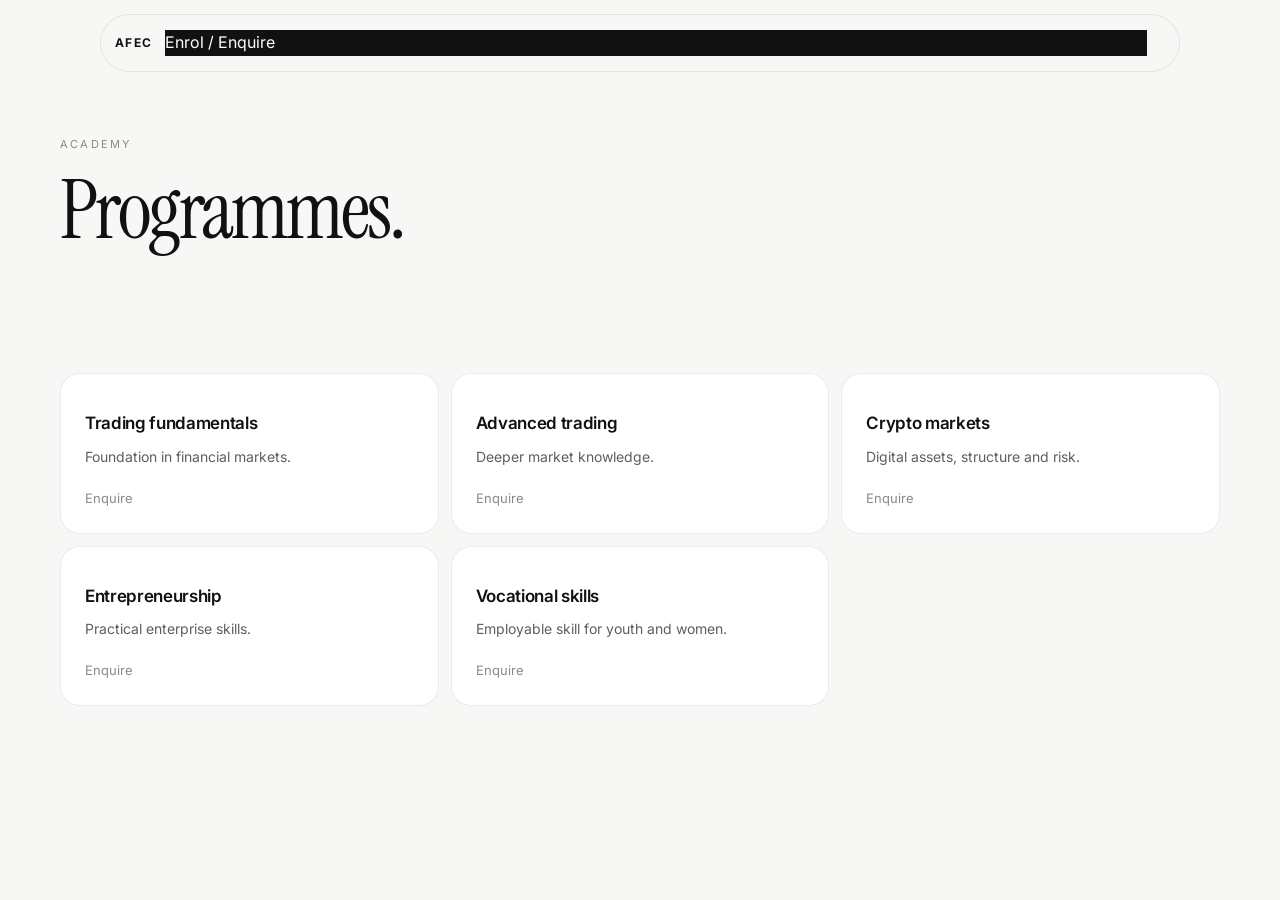
<file: academy/programs.html>
<!DOCTYPE html>
<html lang="en"><head><meta charset="UTF-8"/><meta name="viewport" content="width=device-width, initial-scale=1"/><title>Programmes — AFEC Academy</title><link href="https://fonts.googleapis.com/css2?family=Instrument+Serif&family=Inter:wght@400;500;600&display=swap" rel="stylesheet"/><link rel="stylesheet" href="/assets/css/style.css"/></head>
<body>
<div class="nav-shell"><div class="nav" id="nav"><a class="brand" href="/"><b>AFEC</b></a><a class="nav-cta" href="/contact">Enrol / Enquire</a><button class="menu-btn" id="menuBtn">Menu</button></div></div>
<div class="drawer" id="drawer"><div class="drawer-top"><b>AFEC</b><button class="menu-btn" id="closeBtn">Close</button></div><nav><a href="/">Home</a><a href="/academy">Academy</a><a href="/contact">Contact</a></nav></div>
<main><section class="page-hero"><div class="wrap"><p class="eyebrow">Academy</p><h1>Programmes.</h1></div></section>
<section><div class="wrap prog-grid">
<article class="card"><h3>Trading fundamentals</h3><p>Foundation in financial markets.</p><div class="card-foot"><a href="/contact">Enquire</a></div></article>
<article class="card"><h3>Advanced trading</h3><p>Deeper market knowledge.</p><div class="card-foot"><a href="/contact">Enquire</a></div></article>
<article class="card"><h3>Crypto markets</h3><p>Digital assets, structure and risk.</p><div class="card-foot"><a href="/contact">Enquire</a></div></article>
<article class="card"><h3>Entrepreneurship</h3><p>Practical enterprise skills.</p><div class="card-foot"><a href="/contact">Enquire</a></div></article>
<article class="card"><h3>Vocational skills</h3><p>Employable skill for youth and women.</p><div class="card-foot"><a href="/contact">Enquire</a></div></article>
</div></section></main>
<script src="/assets/js/main.js"></script>
</body></html>
</file>
<file: assets/css/style.css>
:root {
  --bg: #F7F7F5;
  --ink: #111111;
  --muted: #5E5E5A;
  --faint: #8A8A86;
  --line: rgba(17,17,17,.08);
  --line-strong: rgba(17,17,17,.14);
  --dark: #0B0B0B;
  --paper: #FFFFFF;
  --accent: #B8893A;
  --max: 1160px;
  --sans: "Inter", system-ui, sans-serif;
  --serif: "Instrument Serif", Georgia, serif;
  --ease: cubic-bezier(.22,1,.36,1);
}
*, *::before, *::after { box-sizing: border-box; margin: 0; padding: 0; }
html { scroll-behavior: smooth; }
body { font-family: var(--sans); background: var(--bg); color: var(--ink); line-height: 1.6; min-height: 100vh; overflow-x: hidden; }
img, svg { max-width: 100%; display: block; }
a { color: inherit; text-decoration: none; }
button, input, textarea, select { font-family: inherit; }
:focus-visible { outline: 2px solid var(--ink); outline-offset: 3px; }
.wrap { width: min(var(--max), calc(100% - 40px)); margin-inline: auto; }
.nav-shell { position: fixed; top: 14px; left: 0; right: 0; z-index: 80; display: flex; justify-content: center; pointer-events: none; }
.nav { pointer-events: auto; width: min(1080px, calc(100% - 20px)); display: grid; grid-template-columns: auto 1fr auto auto; align-items: center; gap: 12px; min-height: 58px; padding: 6px 8px 6px 14px; background: rgba(247,247,245,.7); backdrop-filter: blur(16px); border: 1px solid var(--line); border-radius: 999px; transition: .3s var(--ease); }
.nav.scrolled { background: rgba(255,255,255,.92); box-shadow: 0 8px 24px rgba(0,0,0,.06); min-height: 52px; }
.brand { display: flex; align-items: center; gap: 8px; }
.brand-mark { width: 26px; height: 26px; }
.brand b { font-size: 12px; letter-spacing: .12em; }
.nav-links { display: flex; justify-content: center; gap: 22px; font-size: 13.5px; color: var(--muted); }
.nav-links a:hover, .nav-links a.active { color: var(--ink); }
.nav-right { display: flex; align-items: center; gap: 16px; }
.nav-right .contact-link { font-size: 13.5px; color: var(--muted); }
.btn { display: inline-flex; align-items: center; justify-content: center; gap: 8px; border-radius: 999px; border: 1px solid transparent; cursor: pointer; font-size: 13.5px; font-weight: 550; padding: 11px 18px; transition: .25s var(--ease); background: none; }
.btn .arr { transition: transform .25s var(--ease); }
.btn:hover .arr { transform: translate(3px,-1px); }
.btn-dark, .nav-cta { background: var(--ink); color: #fff; }
.btn-ghost { border-color: var(--line-strong); }
.btn-ghost.light { color: #fff; border-color: rgba(255,255,255,.22); }
.menu-btn { display: none; width: 42px; height: 42px; border-radius: 50%; border: 1px solid var(--line); background: transparent; cursor: pointer; }
.drawer { position: fixed; inset: 0; z-index: 90; background: var(--bg); display: none; flex-direction: column; padding: 22px 24px 28px; }
.drawer.open { display: flex; }
.drawer-top { display: flex; justify-content: space-between; align-items: center; }
.drawer nav { display: flex; flex-direction: column; gap: 6px; margin-top: 48px; }
.drawer nav a { font-family: var(--serif); font-size: clamp(34px, 9vw, 48px); line-height: 1.12; }
.drawer-foot { margin-top: auto; display: flex; flex-direction: column; gap: 10px; }
.hero { padding: 128px 0 48px; }
.hero-grid { display: grid; grid-template-columns: 1.05fr .95fr; gap: 48px; align-items: end; }
.eyebrow { font-size: 11px; letter-spacing: .2em; text-transform: uppercase; color: var(--faint); margin-bottom: 18px; }
h1 { font-family: var(--serif); font-weight: 400; letter-spacing: -.035em; line-height: .95; font-size: clamp(40px, 6.4vw, 84px); }
h2 { font-family: var(--serif); font-weight: 400; letter-spacing: -.03em; line-height: 1; font-size: clamp(32px, 4.6vw, 58px); }
h3 { font-size: 17px; font-weight: 600; letter-spacing: -.02em; }
.lead { color: var(--muted); font-size: 17px; max-width: 520px; margin-top: 20px; }
.hero-actions { display: flex; gap: 10px; flex-wrap: wrap; margin-top: 28px; }
.hero-meta { display: flex; gap: 22px; margin-top: 24px; color: var(--faint); font-size: 11px; letter-spacing: .16em; text-transform: uppercase; }
.hero-visual { background: var(--dark); border-radius: 26px; min-height: 380px; overflow: hidden; }
.hero-visual svg { width: 100%; min-height: 380px; }
.grid-move { animation: drift 28s linear infinite; }
@keyframes drift { from { transform: translateX(0); } to { transform: translateX(-80px); } }
.trust { border-top: 1px solid var(--line); border-bottom: 1px solid var(--line); padding: 20px 0; }
.trust-grid { display: grid; grid-template-columns: repeat(4,1fr); }
.trust-item { padding: 6px 18px; border-left: 1px solid var(--line); }
.trust-item:first-child { border: 0; padding-left: 0; }
.trust-item small { display: block; color: var(--faint); font-size: 11px; letter-spacing: .14em; text-transform: uppercase; margin-bottom: 4px; }
.trust-item b { font-size: 13px; }
section { padding: 88px 0; }
.section-kicker { font-size: 11px; letter-spacing: .18em; text-transform: uppercase; color: var(--faint); margin-bottom: 14px; }
.section-lead { color: var(--muted); max-width: 540px; margin: 14px 0 36px; }
.path-grid, .biz-grid, .prog-grid, .svc-grid { display: grid; grid-template-columns: repeat(3,1fr); gap: 12px; }
.card { background: var(--paper); border: 1px solid var(--line); border-radius: 20px; padding: 24px; position: relative; overflow: hidden; transition: .3s var(--ease); }
.card::after { content: ""; position: absolute; left: 24px; bottom: 0; width: 0; height: 2px; background: var(--accent); transition: width .35s var(--ease); }
.card:hover { transform: translateY(-4px); box-shadow: 0 14px 36px rgba(0,0,0,.05); }
.card:hover::after { width: calc(100% - 48px); }
.card .num { color: var(--faint); font-size: 12px; letter-spacing: .14em; }
.card h3 { margin: 12px 0 8px; }
.card p { color: var(--muted); font-size: 14px; }
.card-foot { display: flex; justify-content: space-between; margin-top: 20px; color: var(--faint); font-size: 13px; }
.dark { background: var(--dark); color: #F4F1EA; }
.dark .section-kicker, .dark .lead, .dark p { color: rgba(244,241,234,.68); }
.dark .card { background: #141414; border-color: rgba(255,255,255,.08); color: #F4F1EA; }
.dark .card p { color: rgba(244,241,234,.62); }
.intake { display: inline-flex; align-items: center; gap: 8px; border: 1px solid rgba(255,255,255,.14); border-radius: 999px; padding: 7px 12px; font-size: 11px; letter-spacing: .12em; text-transform: uppercase; margin-bottom: 18px; }
.intake i { width: 7px; height: 7px; border-radius: 50%; background: var(--accent); display: inline-block; }
.split { display: grid; grid-template-columns: .9fr 1.1fr; gap: 48px; align-items: start; }
.principle { padding: 18px 0; border-top: 1px solid var(--line); cursor: pointer; }
.principle h3 { font-size: 15px; }
.principle p { max-height: 0; overflow: hidden; color: var(--muted); transition: .3s var(--ease); }
.principle.open p { max-height: 90px; margin-top: 8px; }
.dash { display: grid; grid-template-columns: 1fr 1fr; gap: 1px; background: rgba(255,255,255,.08); border: 1px solid rgba(255,255,255,.08); border-radius: 22px; overflow: hidden; }
.dash div { background: #121212; padding: 24px; }
.dash small { display: block; font-size: 11px; letter-spacing: .14em; text-transform: uppercase; color: rgba(255,255,255,.45); margin-bottom: 8px; }
.dash b { font-size: 18px; font-weight: 550; }
.eco { display: grid; grid-template-columns: 1fr 1fr; gap: 40px; align-items: center; }
.eco-art { min-height: 320px; border-radius: 24px; background: #101010; overflow: hidden; }
.loc-card { border: 1px solid var(--line); border-radius: 22px; padding: 28px; background: #fff; }
.page-hero { padding: 136px 0 36px; }
.note { font-size: 11px; letter-spacing: .1em; text-transform: uppercase; color: var(--faint); }
.form { display: grid; gap: 12px; }
.form-row { display: grid; grid-template-columns: 1fr 1fr; gap: 12px; }
label { display: block; font-size: 12px; color: var(--muted); margin-bottom: 6px; }
input, textarea, select { width: 100%; background: #fff; border: 1px solid var(--line-strong); border-radius: 14px; padding: 13px 14px; font-size: 15px; }
.success { display: none; border: 1px solid var(--line); border-radius: 18px; padding: 24px; background: #fff; }
.success.show { display: block; }
.form.sent { display: none; }
.footer { background: var(--dark); color: rgba(244,241,234,.7); padding: 64px 0 24px; font-size: 14px; }
.footer h4 { color: #fff; font-size: 11px; letter-spacing: .16em; margin-bottom: 14px; }
.footer a { display: block; margin: 7px 0; }
.footer a:hover { color: #fff; }
.footer-top { display: grid; grid-template-columns: 1.5fr 1fr 1fr 1fr; gap: 24px; margin-bottom: 40px; }
.footer-brand { font-family: var(--serif); font-size: 40px; color: #fff; line-height: .95; margin-bottom: 10px; }
.footer-bot { border-top: 1px solid rgba(255,255,255,.08); padding-top: 16px; display: flex; justify-content: space-between; gap: 12px; flex-wrap: wrap; font-size: 12px; }
.wa-fab { position: fixed; right: 16px; bottom: calc(16px + env(safe-area-inset-bottom)); z-index: 60; width: 50px; height: 50px; border-radius: 50%; background: #128C7E; color: #fff; display: grid; place-items: center; }
@media (max-width: 900px) {
  .nav { grid-template-columns: auto 1fr auto; }
  .nav-links, .nav-right { display: none; }
  .menu-btn { display: grid; place-items: center; justify-self: end; }
  .hero { padding-top: 104px; }
  .hero-grid, .path-grid, .trust-grid, .split, .eco, .biz-grid, .prog-grid, .svc-grid, .footer-top, .form-row, .dash { grid-template-columns: 1fr; }
  .trust-item { border: 0; border-top: 1px solid var(--line); padding: 14px 0; }
  .hero-visual, .hero-visual svg { min-height: 240px; }
  section { padding: 64px 0; }
  .wa-fab { bottom: calc(72px + env(safe-area-inset-bottom)); }
}
</file>
